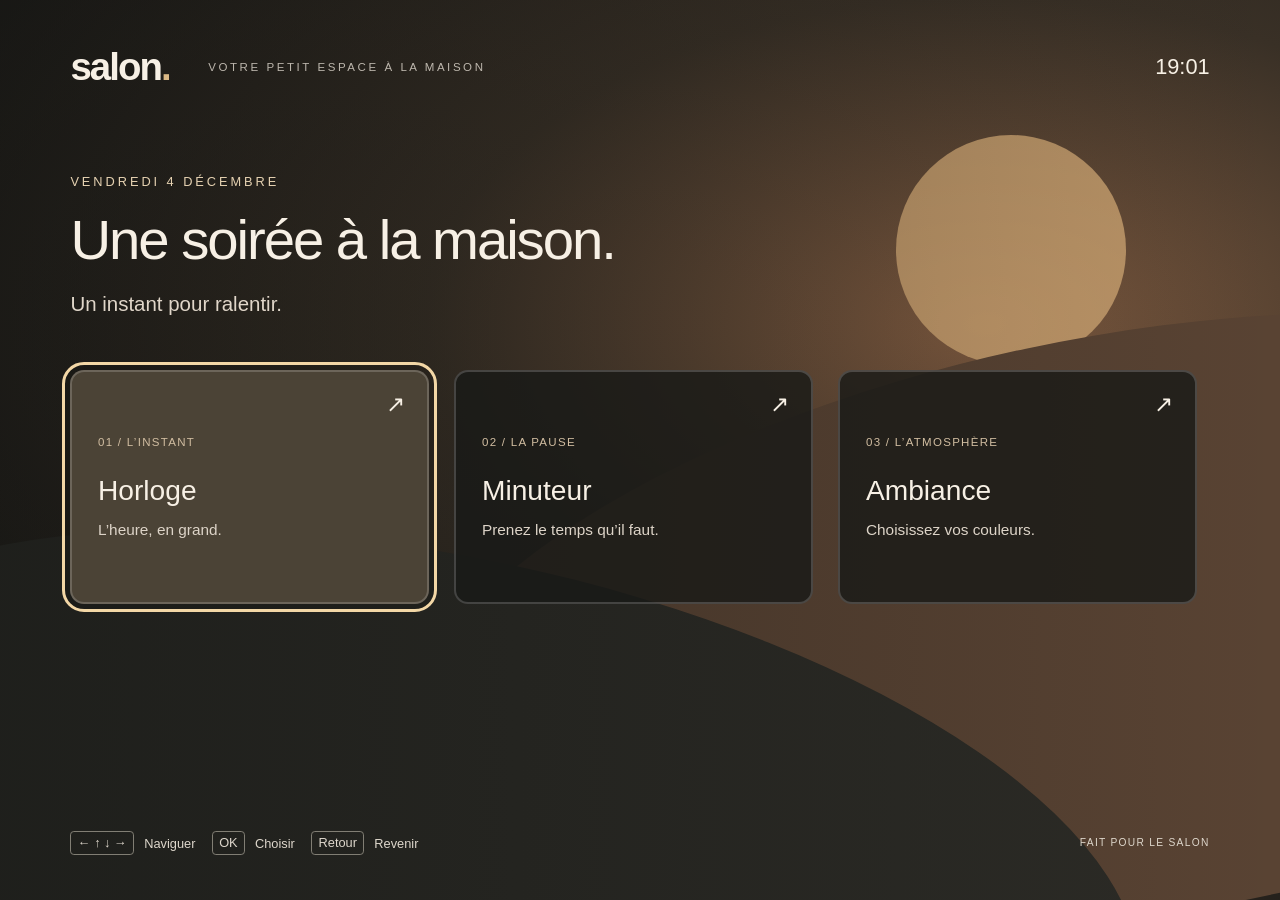
<file: index.html>
<!doctype html>
<html lang="fr">
<head>
  <meta charset="utf-8">
  <meta name="viewport" content="width=device-width, initial-scale=1">
  <meta http-equiv="Content-Security-Policy" content="default-src 'self'; script-src 'self'; style-src 'self'; img-src 'self' data:; connect-src 'none'">
  <title>Salon</title>
  <link rel="stylesheet" href="style.css">
</head>
<body>
  <div class="landscape" aria-hidden="true"><div class="sun"></div><div class="hill far"></div><div class="hill near"></div></div>
  <main>
    <header><span class="brand">salon<span class="dot">.</span></span><span class="edition">VOTRE PETIT ESPACE À LA MAISON</span><span id="mini-clock"></span></header>
    <section id="home" class="screen">
      <p class="eyebrow" id="date"></p>
      <h1 id="greeting">Bienvenue chez vous.</h1>
      <p class="intro">Un instant pour ralentir.</p>
      <div class="cards">
        <button class="card" data-open="clock"><span class="card-number">01 / L’INSTANT</span><strong>Horloge</strong><span>L’heure, en grand.</span><span class="card-arrow" aria-hidden="true">↗</span></button>
        <button class="card" data-open="timer"><span class="card-number">02 / LA PAUSE</span><strong>Minuteur</strong><span>Prenez le temps qu’il faut.</span><span class="card-arrow" aria-hidden="true">↗</span></button>
        <button class="card" data-open="settings"><span class="card-number">03 / L’ATMOSPHÈRE</span><strong>Ambiance</strong><span>Choisissez vos couleurs.</span><span class="card-arrow" aria-hidden="true">↗</span></button>
      </div>
    </section>
    <section id="clock" class="screen centered" hidden>
      <p class="eyebrow">PROFITEZ DE L’INSTANT</p><h1 id="large-clock" class="large-number"></h1><p id="clock-date"></p>
      <button data-home>Revenir à l’accueil</button>
    </section>
    <section id="timer" class="screen centered" hidden>
      <p class="eyebrow">UNE PAUSE POUR VOUS</p><h1 id="countdown" class="large-number">05:00</h1>
      <p id="timer-state" role="status">Choisissez une durée.</p>
      <div class="button-row" aria-label="Durée"><button data-minutes="5" aria-pressed="true">5 min</button><button data-minutes="15" aria-pressed="false">15 min</button><button data-minutes="25" aria-pressed="false">25 min</button></div>
      <div class="button-row"><button id="toggle-timer">Démarrer</button><button id="reset-timer">Réinitialiser</button><button data-home>Accueil</button></div>
      <p class="note">Signal visuel uniquement. Gardez l’application ouverte.</p>
    </section>
    <section id="settings" class="screen" hidden>
      <p class="eyebrow">À VOTRE IMAGE</p><h1>Changez d’atmosphère.</h1><p class="intro">Une palette pour chaque moment.</p>
      <div class="cards">
        <button class="card" data-theme="dune" aria-pressed="true"><span class="swatch dune"></span><strong>Dune</strong><span>Chaleureux & lumineux</span></button>
        <button class="card" data-theme="forest" aria-pressed="false"><span class="swatch forest"></span><strong>Forêt</strong><span>Profond & paisible</span></button>
        <button class="card" data-theme="night" aria-pressed="false"><span class="swatch night"></span><strong>Nuit</strong><span>Doux & discret</span></button>
      </div><p id="save-state" role="status">Votre choix est enregistré sur cet appareil.</p><button data-home>Revenir à l’accueil</button>
    </section>
    <footer><span><kbd>← ↑ ↓ →</kbd> Naviguer <kbd>OK</kbd> Choisir <kbd>Retour</kbd> Revenir</span><span id="timer-badge">FAIT POUR LE SALON</span></footer>
  </main>
  <div id="exit-dialog" class="overlay" role="dialog" aria-modal="true" aria-labelledby="exit-title" hidden><div class="dialog"><p class="eyebrow">À BIENTÔT</p><h2 id="exit-title">Quitter Salon ?</h2><p>Un minuteur en cours sera arrêté.</p><div class="button-row"><button id="stay">Rester</button><button id="quit">Quitter</button></div><p id="exit-message" role="status"></p></div></div>
  <script src="app.js"></script>
</body>
</html>
</file>
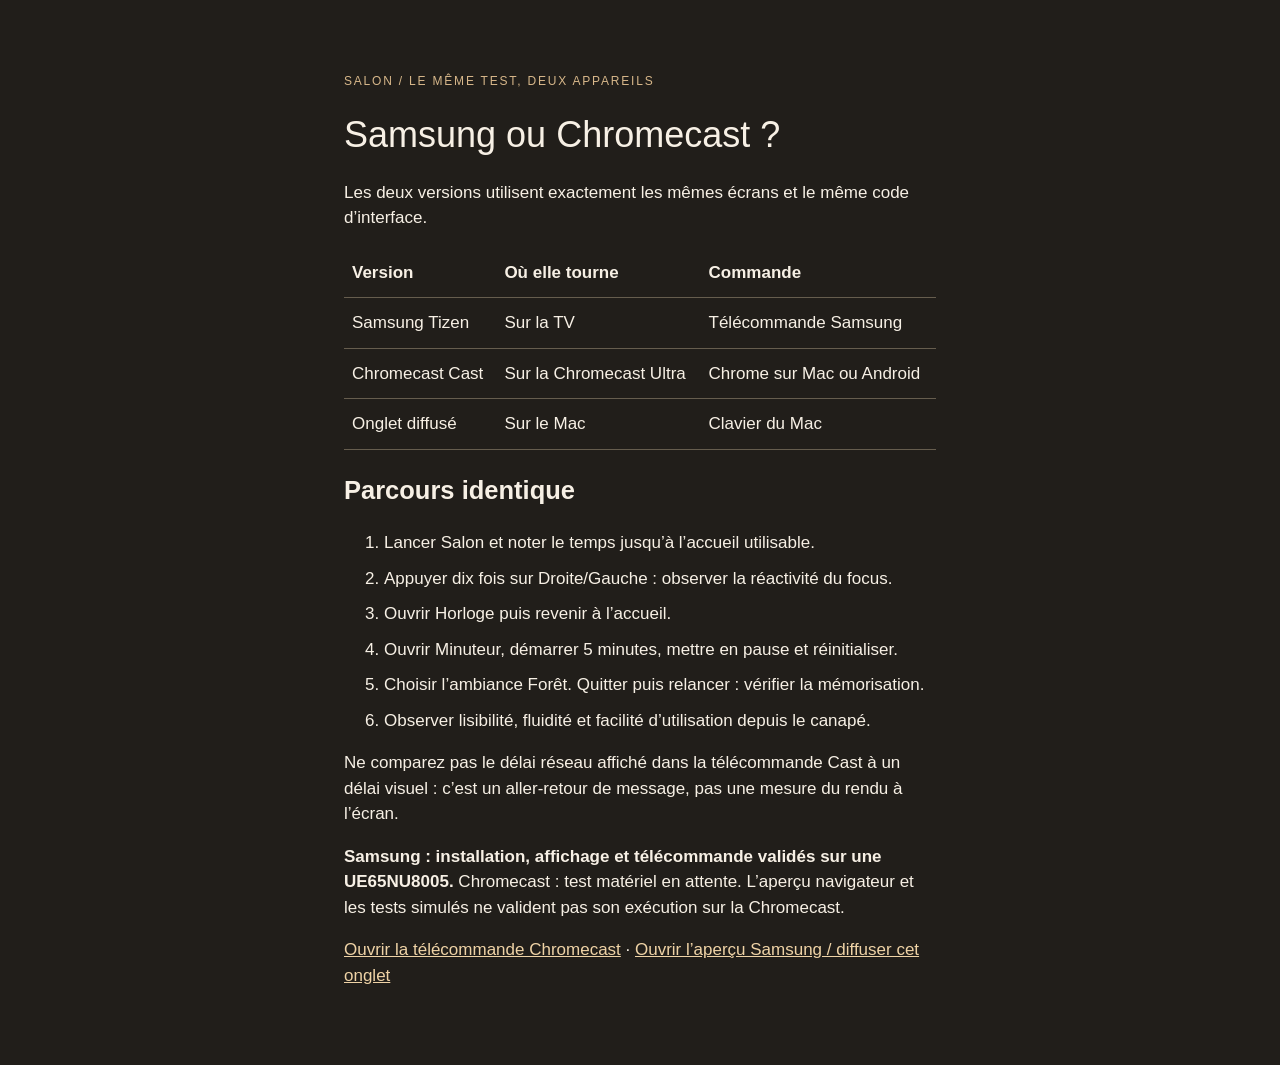
<file: compare.html>
<!doctype html><html lang="fr"><head><meta charset="utf-8"><meta name="viewport" content="width=device-width,initial-scale=1"><title>Salon · Comparer les deux appareils</title><link rel="stylesheet" href="sender.css"></head><body><main><p class="eyebrow">SALON / LE MÊME TEST, DEUX APPAREILS</p><h1>Samsung ou Chromecast ?</h1><p>Les deux versions utilisent exactement les mêmes écrans et le même code d’interface.</p><table><thead><tr><th>Version</th><th>Où elle tourne</th><th>Commande</th></tr></thead><tbody><tr><td>Samsung Tizen</td><td>Sur la TV</td><td>Télécommande Samsung</td></tr><tr><td>Chromecast Cast</td><td>Sur la Chromecast Ultra</td><td>Chrome sur Mac ou Android</td></tr><tr><td>Onglet diffusé</td><td>Sur le Mac</td><td>Clavier du Mac</td></tr></tbody></table><h2>Parcours identique</h2><ol><li>Lancer Salon et noter le temps jusqu’à l’accueil utilisable.</li><li>Appuyer dix fois sur Droite/Gauche : observer la réactivité du focus.</li><li>Ouvrir Horloge puis revenir à l’accueil.</li><li>Ouvrir Minuteur, démarrer 5 minutes, mettre en pause et réinitialiser.</li><li>Choisir l’ambiance Forêt. Quitter puis relancer : vérifier la mémorisation.</li><li>Observer lisibilité, fluidité et facilité d’utilisation depuis le canapé.</li></ol><p>Ne comparez pas le délai réseau affiché dans la télécommande Cast à un délai visuel : c’est un aller-retour de message, pas une mesure du rendu à l’écran.</p><p><strong>Samsung : installation, affichage et télécommande validés sur une UE65NU8005.</strong> Chromecast : test matériel en attente. L’aperçu navigateur et les tests simulés ne valident pas son exécution sur la Chromecast.</p><p><a href="sender.html">Ouvrir la télécommande Chromecast</a> · <a href="index.html">Ouvrir l’aperçu Samsung / diffuser cet onglet</a></p></main></body></html>
</file>
<file: style.css>
* { box-sizing: border-box; }
html, body { margin: 0; width: 100%; height: 100%; overflow: hidden; }
body { background: #211e1a; color: #f7f0e5; font: 1.5vw Arial, sans-serif; }
[hidden] { display: none !important; }
.landscape { position: absolute; inset: 0; top: 0; left: 0; right: 0; bottom: 0; overflow: hidden; background: radial-gradient(ellipse at 77% 36%, #805b40 0%, #393026 40%, #211e1a 80%); }
.sun { position: absolute; width: 18vw; height: 18vw; border-radius: 50%; right: 12vw; top: 15vh; background: #d7ac77; opacity: .75; }
.hill { position: absolute; width: 110vw; height: 65vh; border-radius: 50% 50% 0 0; transform: rotate(-12deg); }
.far { background: #594333; left: 30vw; top: 38vh; }
.near { background: #2c2b26; left: -20vw; top: 62vh; transform: rotate(12deg); }
body.forest .landscape { background: radial-gradient(ellipse at 77% 36%, #466354, #182d27 70%); }
body.forest .sun { background: #b0c7a1; } body.forest .far { background: #345143; } body.forest .near { background: #1e352e; }
body.night .landscape { background: radial-gradient(ellipse at 77% 36%, #39445e, #171d2b 70%); }
body.night .sun { background: #a7b8d6; } body.night .far { background: #303b52; } body.night .near { background: #202738; }
main { position: relative; height: 100%; padding: 5vh 5.5vw; background: linear-gradient(90deg, rgba(12,15,14,.42), transparent); }
header, footer { display: flex; align-items: center; justify-content: space-between; }
.brand { font-size: 3vw; font-weight: bold; letter-spacing: -.15vw; }.dot { color: #dab885; }
.edition { font-size: .9vw; letter-spacing: .2vw; margin-right: auto; margin-left: 3vw; opacity: .72; }
#mini-clock { font-size: 1.7vw; font-variant-numeric: tabular-nums; }
.screen { padding-top: 8vh; }.eyebrow { letter-spacing: .23vw; font-size: 1vw; text-transform: uppercase; color: #e5d1b1; }
h1 { font-size: 4.4vw; font-weight: normal; margin: 2vh 0; letter-spacing: -.16vw; } .intro { font-size: 1.6vw; color: #e0d6c9; }
.cards { display: flex; margin-top: 6vh; }.card { width: 28vw; height: 26vh; margin-right: 2vw; padding: 2vw; text-align: left; position: relative; background: rgba(24,25,23,.8); border: 2px solid rgba(255,255,255,.18); border-radius: 1.1vw; }
.card:last-child { margin-right: 0; }.card span, .card strong { display: block; }.card-number { font-size: .9vw; letter-spacing: .1vw; color: #d1bda1; margin-bottom: 3vh; }.card strong { font-size: 2.2vw; font-weight: normal; margin-bottom: 1.5vh; }.card > span:not(.card-number):not(.card-arrow):not(.swatch) { font-size: 1.2vw; color: #ddd4c8; }.card .card-arrow { position: absolute; right: 1.7vw; top: 1.5vw; font-size: 1.8vw; }
button { color: inherit; background: rgba(26,28,26,.9); border: 2px solid #80796c; border-radius: .6vw; padding: 1.2vh 1.4vw; font: inherit; cursor: pointer; }
button:focus { outline: 3px solid #f3d7a6; outline-offset: 5px; background: #4b4336; box-shadow: 0 0 0 8px rgba(0,0,0,.12); }
button[aria-pressed="true"] { border-color: #f3d7a6; }.button-row { display: flex; justify-content: center; margin: 2vh 0; }.button-row button { margin: 0 .6vw; }
.centered { text-align: center; padding-top: 4vh; }.large-number { font-size: 12vw; font-variant-numeric: tabular-nums; letter-spacing: -.5vw; margin: 1vh 0; }
.note, #save-state { font-size: 1.1vw; color: #ddd4c8; margin-top: 3vh; }.swatch { width: 3vw; height: 3vw; border-radius: 50%; margin-bottom: 2vh; }.swatch.dune { background: #d7ac77; }.swatch.forest { background: #8daa85; }.swatch.night { background: #99aace; }
footer { position: absolute; bottom: 5vh; left: 5.5vw; right: 5.5vw; font-size: 1vw; color: #ded7cc; }kbd { font: inherit; display: inline-block; border: 1px solid #817e74; padding: .4vh .5vw; border-radius: .3vw; margin-left: 1vw; margin-right: .5vw; }kbd:first-child { margin-left: 0; }#timer-badge { font-size: .8vw; letter-spacing: .1vw; }
.overlay { position: fixed; top: 0; left: 0; right: 0; bottom: 0; display: flex; align-items: center; justify-content: center; background: rgba(0,0,0,.8); }.dialog { width: 48vw; background: #282923; padding: 3vw; border: 1px solid #80796c; border-radius: 1.2vw; text-align: center; }.dialog h2 { font-size: 3vw; font-weight: normal; }
@media (max-aspect-ratio: 4/3) { h1 { font-size: 5vw; } .card { height: 22vh; } .edition { display: none; } body { font-size: 2.5vw; } .card strong { font-size: 3vw; } .card-number, .eyebrow, footer, .note, #save-state { font-size: 1.6vw; } }
</file>
<file: sender.css>
* { box-sizing: border-box; }body { background: #211e1a; color: #f7f0e5; font: 17px/1.5 Arial, sans-serif; margin: 0; }main { width: min(640px, 100%); margin: 36px auto; padding: 24px; }.eyebrow { color: #d7b78a; letter-spacing: .15em; font-size: 12px; }h1 { font-weight: normal; font-size: 36px; line-height: 1.15; }button, input { font: inherit; border: 1px solid #9c8d78; border-radius: 12px; padding: 12px 16px; color: inherit; background: #37342d; }button { cursor: pointer; }button:disabled, fieldset:disabled { opacity: .45; cursor: default; }button:focus, input:focus { outline: 3px solid #efd3a6; outline-offset: 3px; }button:active { background: #786347; }label, small { display: block; }small, .note { color: #bfb6a8; font-size: 13px; }.setup-row { display: flex; margin: 12px 0; }.setup-row input { width: 65%; margin-right: 8px; text-transform: uppercase; }.connection { display: flex; flex-wrap: wrap; margin-top: 24px; }.connection button { margin: 0 8px 8px 0; }#status { border-left: 3px solid #d7b78a; padding-left: 14px; }fieldset { border: 0; padding: 0; text-align: center; }legend { position: absolute; width: 1px; height: 1px; overflow: hidden; }.pad { display: grid; grid-template-columns: repeat(3, 76px); grid-template-rows: repeat(3, 64px); gap: 10px; justify-content: center; margin: 24px 0; }.up { grid-area: 1/2; }.left { grid-area: 2/1; }.ok { grid-area: 2/2; }.right { grid-area: 2/3; }.down { grid-area: 3/2; }.back { min-width: 248px; }a { color: #efd3a6; }table { border-collapse: collapse; width: 100%; }th,td { text-align: left; border-bottom: 1px solid #665d4e; padding: 12px 8px; }li { margin-bottom: 10px; }
</file>
